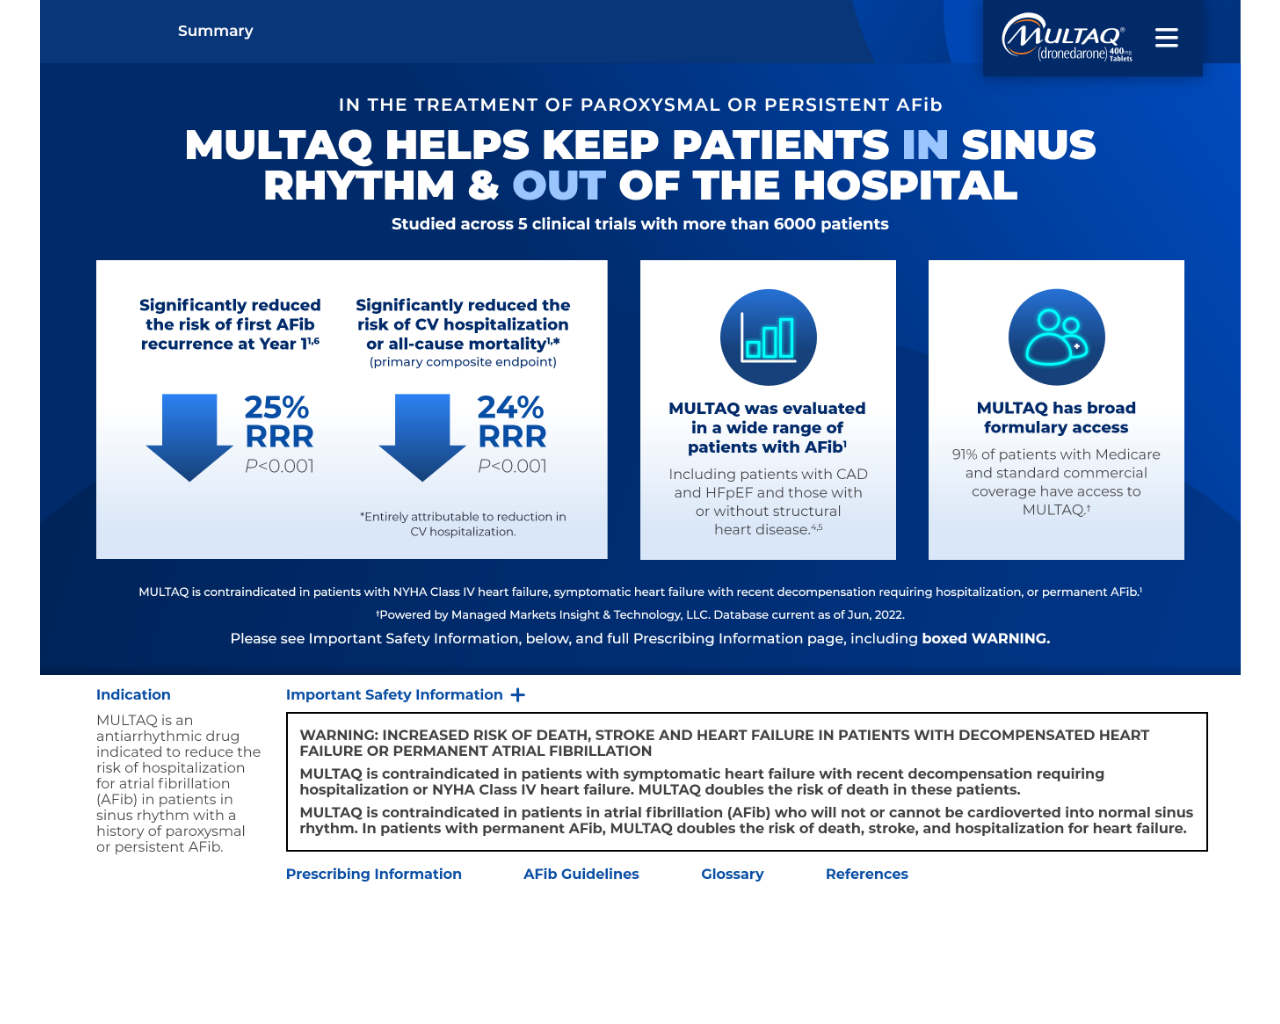
<file: mat-us-2204576_multaq_us_cv_iva_s90/index.html>
<!DOCTYPE html>
<html>

<head>
	<meta charset="utf-8">
	<meta name="format-detection" content="telephone=no">
	<meta name="viewport" content="user-scalable=no, initial-scale=1, maximum-scale=1, minimum-scale=1, width=device-width">
	<link rel="stylesheet" type="text/css" href="./shared/styles/fonts.css">
	<link rel="stylesheet" type="text/css" href="./shared/styles/global.css">
	<link rel="stylesheet" type="text/css" href="styles/slide.css">
	<title>SUMMARY</title>
	<meta property="eDetailer:ordnum" content="19">
	<meta property="eDetailer:chapter" content="SUMMARY 009"> </head>

<body data-shared="" data-prev="03-02" data-next="05-01" class="">
	<div id="wrapper">
		<!-- Header Menu-->
		<div class="menu">
			<div id="logo"></div>
		<div class="button_container" id="toggle" onclick="change()">
					<img id="open" src="./shared/images/open.png" onclick="trackMenu()"  />
					<img id="close" src="./shared/images/close.png" />
			</div>
			<!-- menu pop up -->
			<div class="overlay" id="overlay">
				<div class="overlay-menu">
					<div id="menu_modal">
					<div class="home_block"></div>
					<div class="introduction_block"></div>
					<div class="efficacy_recurrence_block"></div>
					<div class="efficacy_hospitalization_block"></div>
					<div class="efficacy_afib_cad_block"></div>
					<div class="dosing_block"></div>
					<div class="safety_block"></div>
					<div class="access_block"></div>
					<div class="summary_block"></div>
					
			</div> </div>
		</div>
			<!-- menu pop up end-->
		</div>
		
		<!-- Header end-->
		
		
		<div id="slide-09-00">
			<!-- Contents -->
			<div id="content">
							<img id="title" class="title" src="./images/title.png" />
				<div class="slide_09_image"></div>
		
			</div>
			<!-- End Contents -->
		</div>
		
		
	<!-- Footer section-->
		<div id="footer">
				<div id="footer_menu_popup">
								<div title="isi_popup" data-key="isi_popup" data-global="true" class="btn-popup indication_footer_block" onclick="trackIsi()"  ></div>
								<div title="isi_popup" data-key="isi_popup" data-global="true" class="btn-popup isi_footer_block" onclick="trackIsi()" ></div>
								<div class="pi_footer_block"></div>
								<div title="afib_popup" data-key="afib_popup" data-global="true" class="btn-popup afib_footer_block" onclick="trackAfibGuidelines()" ></div>
								<div title="glossary_popup" data-key="glossary_popup" data-global="true" class="btn-popup glossary_footer_block" onclick="trackGlossary()" ></div>
								<div title="reference_popup" data-key="reference_popup" data-global="true" class="btn-popup references_footer_block" onclick="trackReferences()" ></div>
								
								
								
								
								<!-- popups -->
							<div id="popups">
					<!-- global popups -->
							  <div id="isi_popup" class="popup" data-group="isi_popup">
								<a class="btn-close"></a>
								<div class="popup_isi_sec ">
								
								 <div id="scrolltouchisi" class="isi_scroll sc1">

<img src="./shared/images/popups/isi_popup_content.png" class="isi_popup_content" usemap="#linkmap"/>
<map id="linkmap" name="linkmap">
<area class="linkmapstyle_landscape isi_link1" shape="rect" coords="0,2451,82,2465"  href="./shared/pdf/mat-us-2204576_multaq_us-cv_pi.pdf"/>
<area class="linkmapstyle_landscape isi_link2" shape="rect" coords="0,2478,85,2491"  href="https://www.sanofi.com/en/our-responsibility/healthcare-for-all/fighting-against-falsified-medicine"/>

<area class="linkmapstyle_portrait isi_link1_p" shape="rect"  coords="0,2967,82,2983"  href="./shared/pdf/mat-us-2204576_multaq_us-cv_pi.pdf"/>
<area class="linkmapstyle_portrait isi_link2_p" shape="rect" coords="0,2995,85,3008"  href="https://www.sanofi.com/en/our-responsibility/healthcare-for-all/fighting-against-falsified-medicine"/>

</map>

								</div>
							  </div>
							  </div>
							  
							  <div id="afib_popup" class="popup" data-group="afib_popup">
								<a class="btn-close"></a>
								<div class="popup_afib_text"></div>
								<div class="popup_afib_sec">		
<div class="tab-wrapper-global">

  <div class="tab-global">
    <button class="tablinks-global" onclick="openTabGlobal(event, 'aha'); trackAfibGuidelinesAha();" id="defaultOpenGlobal">AHA/ACC/HRS</button>
    <button class="tablinks-global" onclick="openTabGlobal(event, 'esc'); trackAfibGuidelinesEsc();">ESC</button>
  </div>
  <div id="aha" class="tabcontent-global">
    <div class="tab-inside-global">

      <div class="tab1_afib_guidelines_sec ">
        <div id="scrolltouch_afib_guidelines1" class="tab1_scroll-global sc1">
          <img src="./shared/images/tabs/afib_guidelines_image_tab1.png" class="afib_guidelines_image_tab1" />
        </div>
      </div>
    </div>
  </div>
  <div id="esc" class="tabcontent-global">
    <div class="tab-inside-global">
  
      <div class="tab2_afib_guidelines_sec ">
        <div id="scrolltouch_afib_guidelines2" class="tab2_scroll-global sc1 ">
          <img src="./shared/images/tabs/afib_guidelines_image_tab2.png" class="afib_guidelines_image_tab2" />
        </div>
      </div>
    </div>
  </div>
 
  
</div>
					</div>
							  </div>
							  
							  <div id="glossary_popup" class="popup" data-group="glossary_popup">
								<a class="btn-close"></a>
								<div class="popup_glossary_sec">
							 <div id="scrolltouchglossary" class="glossary_scroll sc1 ">

<img src="./shared/images/popups/glossary_popup_content.png" class="glossary_popup_content"/>

								</div>
								</div>
							  </div>
							  
							  <div id="reference_popup" class="popup" data-group="reference_popup">
								<a class="btn-close-reference"></a>
								<div class="popup_reference_sec">
<img src="./shared/images/popups/reference_popup_content.png" class="reference_popup_content"/>
								</div>
							  </div>
							  
							  <!-- global popups end -->
							  
							</div>
							
							<!-- popups end -->
		</div>
				
	</div>
		<!-- Footer section end-->
	
	</div>

	<script type="text/javascript" src="./shared/scripts/zepto.min.js"></script>
	<script type="text/javascript" src="./shared/scripts/fastclick.min.js"></script>
	<script type="text/javascript" src="./shared/scripts/eDetailer.js"></script>
		<script type="text/javascript" src="./shared/scripts/iscroll-lite.js"></script>
	<script type="text/javascript" src="./shared/scripts/global.js"></script>
	<script type="text/javascript" src="./scripts/slide.js"></script>
	<script type="text/javascript" src="./shared/scripts/tracking.js"></script>
	<script type="text/javascript">
	
	  window.onorientationchange = function() { 
        var orientation = window.orientation; 
            switch(orientation) { 
                case 0:
                case 90:
                case -90: window.location.reload(); 
                break; } 
    };
	// <![CDATA[
	(function($) {
		$(function() {});
	})(Zepto);
	// ]]>
	</script>
</body>

</html>
</file>
<file: mat-us-2204576_multaq_us_cv_iva_s90/shared/styles/fonts.css>
@font-face {
    font-family: 'Montserrat-Bold';
    src: url('../fonts/Montserrat-Bold.ttf') format('opentype');
    font-weight: normal;
    font-style: normal; 
}
@font-face {
    font-family: 'Montserrat-Medium';
    src: url('../fonts/Montserrat-Medium.ttf') format('opentype');
    font-weight: normal;
    font-style: normal; 
}

@font-face {
    font-family: 'Montserrat-Regular';
    src: url('../fonts/Montserrat-Regular.ttf') format('opentype');
    font-weight: normal;
    font-style: normal; 
}

@font-face {
    font-family: 'Montserrat-SemiBold';
    src: url('../fonts/Montserrat-SemiBold.ttf') format('opentype');
    font-weight: normal;
    font-style: normal; 
}

@font-face {
    font-family: 'GothamRounded-Book';
    src: url('../fonts/GothamRounded-Book.otf') format('opentype');
    font-weight: normal;
    font-style: normal; 
}
@font-face {
    font-family: 'GothamRounded-BookItalic';
    src: url('../fonts/GothamRounded-BookItalic.otf') format('opentype');
    font-weight: normal;
    font-style: normal; 
}
@font-face {
    font-family: 'GothamRounded-MediumItalic';
    src: url('../fonts/GothamRounded-MediumItalic.otf') format('opentype');
    font-weight: normal;
    font-style: normal; 
}
@font-face {
    font-family: 'GothamRounded-Medium';
    src: url('../fonts/GothamRounded-Medium.otf') format('opentype');
    font-weight: normal;
    font-style: normal; 
}
@font-face {
    font-family: 'GothamRounded-Bold';
    src: url('../fonts/GothamRounded-Bold.otf') format('opentype');
    font-weight: normal;
    font-style: normal; 
}
@font-face {
    font-family: 'Calibri';
    src: url('../fonts/Calibri.ttf') format('truetype');
    font-weight: normal;
    font-style: normal; 
}
@font-face {
    font-family: 'Calibri-Bold';
    src: url('../fonts/Calibri-Bold.ttf') format('truetype');
    font-weight: normal;
    font-style: normal; 
}
@font-face {
    font-family: 'Calibri-Italic';
    src: url('../fonts/Calibri-Italic.ttf') format('truetype');
    font-weight: normal;
    font-style: normal; 
}
@font-face {
    font-family: 'AvenirNextCondensed-Regular';
    src: url('../fonts/AvenirNextLTPro-Cn.otf') format('opentype');
    font-weight: normal;
    font-style: normal; 
} 
@font-face {
    font-family: 'GothamMedium';
    src: url('../fonts/GothamMedium.ttf') format('truetype');
    font-weight: normal;
    font-style: normal; 
}
@font-face {
    font-family: 'FiraSans-Regular';
    src: url('../fonts/FiraSans-Regular.ttf') format('truetype');
    src: url('../fonts/FiraSans-Regular.otf') format('opentype');
    font-weight: normal;
    font-style: normal; 
}
@font-face {
    font-family: 'MyriadPro-Regular';
    src: url('../fonts/MyriadPro-Regular.ttf') format('truetype');
    src: url('../fonts/MyriadPro-Regular.otf') format('opentype');
    font-weight: normal;
    font-style: normal; 
}
@font-face {
    font-family: 'Gotham-Book';
    src: url('../fonts/GothamBook.ttf') format('truetype');
    font-weight: normal;
    font-style: normal; 
}
@font-face {
    font-family: 'Gotham-BookItalic';
    src: url('../fonts/Gotham-BookItalic.otf') format('opentype');
    font-weight: normal;
    font-style: normal; 
}
@font-face {
    font-family: 'Gotham-BoldItalic';
    src: url('../fonts/Gotham-BoldItalic.ttf') format('truetype');
    font-weight: normal;
    font-style: normal; 
}
@font-face {
    font-family: 'Gotham-Bold';
    src: url('../fonts/Gotham-Bold.otf') format('opentype');
    font-weight: normal;
    font-style: normal; 
}
@font-face {
    font-family: 'GothamRounded-Light';
    src: url('../fonts/GothamRounded-Light.ttf') format('truetype');
    font-weight: normal;
    font-style: normal; 
}
@font-face {
    font-family: 'FiraSans-Italic';
    src: url('../fonts/FiraSans-Italic.ttf') format('truetype');
    src: url('../fonts/FiraSans-Italic.otf') format('opentype');
    font-weight: normal;
    font-style: normal; 
}
@font-face {
    font-family: 'Arial';
    src: url('../fonts/arial.ttf') format('truetype');
    font-weight: normal;
    font-style: normal; 
}
@font-face {
    font-family: 'OpenSans-Regular';
    src: url('../fonts/OpenSans-Regular.ttf') format('truetype');
    font-weight: normal;
    font-style: normal; 
}
@font-face {
    font-family: 'OpenSans-Bold';
    src: url('../fonts/OpenSans-ExtraBold.ttf') format('truetype');
    font-weight: normal;
    font-style: normal; 
}
@font-face {
    font-family: 'FiraSans-Medium';
    src: url('../fonts/FiraSans-Medium.otf') format('opentype');
    src: url('../fonts/FiraSans-Medium.ttf') format('truetype');
    font-weight: normal;
    font-style: normal; 
}
@font-face {
    font-family: 'NanumSquareRoundOTFEB';
    src: url('../fonts/NanumSquareRoundOTFEB.otf') format('opentype');
    src: url('../fonts/NanumSquareRoundOTFEB.ttf') format('truetype');
    font-weight: normal;
    font-style: normal; 
}
@font-face {
    font-family: 'NanumSquareRoundOTFB';
    src: url('../fonts/NanumSquareRoundOTFB.otf') format('opentype');
    src: url('../fonts/NanumSquareRoundOTFB.ttf') format('truetype');
    font-weight: normal;
    font-style: normal; 
}
@font-face {
    font-family: 'NanumSquareRoundOTFL';
    src: url('../fonts/NanumSquareRoundOTFL.otf') format('opentype');
    src: url('../fonts/NanumSquareRoundOTFL.ttf') format('truetype');
    font-weight: normal;
    font-style: normal; 
}
@font-face {
    font-family: 'NanumSquareRoundOTFR';
    src: url('../fonts/NanumSquareRoundOTFR.otf') format('opentype');
    src: url('../fonts/NanumSquareRoundOTFR.ttf') format('truetype');
    font-weight: normal;
    font-style: normal; 
}
@font-face {
    font-family: 'Firasans-bold';
    src: url('../fonts/FiraSans-Bold.otf') format('opentype');
    src: url('../fonts/FiraSans-Bold.ttf') format('truetype');
    font-weight: normal;
    font-style: normal; 
}
@font-face {
    font-family: 'Firasans-heavy';
    src: url('../fonts/FiraSans-Heavy.otf') format('opentype');
    src: url('../fonts/FiraSans-Heavy.ttf') format('truetype');
    font-weight: normal;
    font-style: normal; 
}
@font-face {
    font-family: 'FiraSans-Light';
    src: url('../fonts/FiraSans-Light.otf') format('opentype');
    src: url('../fonts/FiraSans-Light.ttf') format('truetype');
    font-weight: normal;
    font-style: normal; 
}
</file>
<file: mat-us-2204576_multaq_us_cv_iva_s90/shared/styles/global.css>
/* *** IPAD SPECIFIC *** */


* {
    -webkit-touch-callout: none !important;
    /* prevent callout to copy image, etc when tap to hold */
    -webkit-text-size-adjust: none !important;
    /* prevent webkit from resizing text to fit */
    -webkit-tap-highlight-color: rgba(0, 0, 0, 0) !important;
    /* make transparent link selection, adjust last value opacity 0 to 1.0 */
    -webkit-user-select: none !important;
    /* prevent copy paste, to allow, change 'none' to 'text' */
}


/* CSS Document */

html,
body,
applet,
object,
iframe,
div,
h1,
h2,
h3,
h4,
h5,
h6,
p,
blockquote,
pre,
a,
abbr,
acronym,
address,
big,
cite,
code,
del,
dfn,
em,
font,
img,
ins,
kbd,
q,
s,
samp,
small,
strike,
strong,
tt,
var,
b,
u,
i,
center,
dl,
dt,
dd,
ol,
ul,
li,
fieldset,
form,
label,
legend,
table,
caption,
tbody,
tfoot,
thead,
tr,
th,
td {
    margin: 0;
    border: 0;
    padding: 0;
    outline: 0;
    color: #666;
    font-size: 100%;
    font-weight: normal;
    box-sizing: border-box;
    -moz-box-sizing: border-box;
    vertical-align: baseline;
    font-family: 'Arial';
}

body {
    width: 1366px;
    height: 1024px;
    line-height: 1;
    overflow: hidden;
    position: relative;
}

ul {
    list-style: none;
}

:focus {
    outline: 0;
}

table {
    border-spacing: 0;
    border-collapse: collapse;
}

a {
    color: inherit;
    cursor: pointer;
    text-decoration: none;
}

.clear {
    width: 1px;
    height: 1px;
    clear: both;
    display: block;
    font-size: 1px;
    line-height: 1px;
    visibility: hidden;
}

* {
    -webkit-font-smoothing: antialiased;
}


/* *** GLOBAL *** */

span {
    display: block;
    line-height: 1.2em;
}

strong {
    color: inherit;
    font-family: 'GothamRounded-Bold', sans-serif;
}

em {
    color: inherit;
    font-style: normal;
    font-family: 'Calibri-Italic', sans-serif;
}

sub,
sup {
    font-size: 60%;
    line-height: 0;
    position: relative;
    vertical-align: baseline;
}

sup {
    top: -0.5em;
}

sub {
    bottom: -0.25em;
}

@keyframes fadeIn {
    0% {
        opacity: 0;
    }
    100% {
        opacity: 1;
    }
}

@-webkit-keyframes fadeIn {
    0% {
        opacity: 0;
    }
    100% {
        opacity: 1;
    }
}

#wrapper {
	background: url(../images/global_bg.png) no-repeat 0 0;
	background-size: contain;
    width: 1366px;
    height: 1024px;
    margin: 0 auto;
    overflow: hidden;
    position: relative;
    background-color: #fff;
    transition: opacity .15s linear;
    -webkit-transition: opacity .15s linear;
}

#wrapper.active {
    opacity: 1;
}

#logo {
      top: -30px;
    right: 20px;
    width: 296px;
    height: 147px;
    position: absolute;
    background: transparent url(../images/logo.png) no-repeat 0 0;
    background-size: contain;
	z-index:3;
}





/*Navigation*/




@keyframes fadeInRight {
  0% {
    opacity: 0;
    left: 20%;
  }
  100% {
    opacity: 1;
    left: 0;
  }
}
/*Navigation end*/


/* Modal menu page */
.home_block{
	cursor: pointer;
    top: 141px;
    left: 227px;
    width: 270px;
    height: 204px;
    position: absolute;
    z-index: 5;

}
.introduction_block{
    cursor: pointer;
    top: 141px;
    left: 547px;
    width: 270px;
    height: 204px;
    position: absolute;
    z-index: 5;
  
}
.efficacy_recurrence_block{
	cursor: pointer;
    top: 141px;
    left: 868px;
    width: 270px;
    height: 204px;
    position: absolute;
    z-index: 5;

}

.efficacy_hospitalization_block{
	cursor: pointer;
    top: 431px;
    left: 227px;
    width: 270px;
    height: 204px;
    position: absolute;
    z-index: 5;

}
.efficacy_afib_cad_block{
    cursor: pointer;
    top: 431px;
    left: 547px;
    width: 270px;
    height: 204px;
    position: absolute;
    z-index: 5;
 
}
.dosing_block{
	cursor: pointer;
    top: 431px;
    left: 868px;
    width: 270px;
    height: 204px;
    position: absolute;
    z-index: 5;

}

.safety_block{
	cursor: pointer;
     top: 711px;
    left: 227px;
    width: 270px;
    height: 204px;
    position: absolute;
    z-index: 5;

}
.access_block{
    cursor: pointer;
     top: 711px;
    left: 547px;
    width: 270px;
    height: 204px;
    position: absolute;
    z-index: 5;

}
.summary_block{
	cursor: pointer;
    top: 711px;
    left: 868px;
    width: 270px;
    height: 204px;
    position: absolute;
    z-index: 5;

}



/* Modal menu page end */

.indication_footer_block{
    cursor: pointer;
    bottom: 52px;
    left: 64px;
    width: 186px;
    height: 189px;
    position: absolute;



}

.isi_footer_block{
      cursor: pointer;
    bottom: 74px;
    left: 280px;
    width: 1049px;
    height: 169px;
    position: absolute;


}

.pi_footer_block{
 cursor: pointer;
    bottom: 0px;
    left: 280px;
    width: 199px;
    height: 54px;
    position: absolute;
	z-index:5;
}

.afib_footer_block{
cursor: pointer;
    bottom: 0px;
    left: 550px;
    width: 132px;
    height: 54px;
    position: absolute;
	z-index:5;
}

.glossary_footer_block{
cursor: pointer;
    bottom: 0px;
    left: 752px;
    width: 72px;
    height: 54px;
    position: absolute;
	z-index:5;
}


.references_footer_block{
    cursor: pointer;
    bottom: 0px;
    left: 895px;
    width: 93px;
    height: 54px;
    position: absolute;
	z-index:5;

}


/* Footer menu page */



/* Footer menu page end */

.menu-wrap {
    background: url(../images/bar.png) no-repeat 0 0;
    background-size: contain;
    top: 109.44px;
    right: 0;
    width: 1324.8px;
    height: 78.72px;
    position: absolute;
	z-index:5;
    /* box-shadow: 0 4px 4px rgba(0,79, 90, .4); */
}

#menu {
	top:-80px;
    position: absolute;
    width: 100%;
    z-index: 500;
}

.menu_share img {
    width: 22px;
}

.menu_arrow img {
    width: 13px;
    height: 19px;
}
ul#menu li:first-child {
    width: 60px;
}
#menu li {
    width: 210px;
    float: left;
    /* margin-left: 134px; */
    position: relative;
}

#menu li.icon_section a {
    width: 45px;
    float: left;
    text-align: right;
    padding-top: 19px;
}

#menu li.icon_section a:last-child {
    text-align: center
}



#menu li.active {
  
    background-size: 100%;
  
}

#menu li.active a span {
    color: #2f5597;
    font-family: 'Arial';
	font-weight:bold;
}
ul#menu li:first-child a, ul#menu li:first-child a span {
    width: 60px;
    opacity: 1 !important;
    margin-top: 5px;
}
#menu li a {
    width: 175px;
    height: 57px;
    display: table;
    margin-right: 5px;
}
ul#menu li:nth-child(2) a {
   
    color: #2f5597;
}

ul#menu li:nth-child(3) a span {
    color: #548235;
}

ul#menu li:nth-child(4) a span {
    color: #AA7F3C;
}

ul#menu li:nth-child(5) a span {
    color: #2E75B6;
}
ul#menu li:nth-child(6), ul#menu li:nth-child(6) a {
    width: 245px;
}
ul#menu li:nth-child(6) a span {
    color: #AA4A1F;
}
ul#menu li:nth-child(7) {
    width: 160px;
}
ul#menu li:nth-child(7) a span {
    color: #3B3838;
}
li.active.sixth-tab a {
    width: 140px !important;
}



#menu li a span {
    opacity: 0.6;
    padding: 5px;
    display: table-cell;
    vertical-align: middle;
    font-size: 16px;
    font-family: 'Arial';
    font-weight: bold;
}

li.active.fifth-tab {
    width: 245px !important;
}
li.first-tab a {
    border-top: 1px solid #2F5597;
}	
li.second-tab a {
    border-top: 1px solid #657D19;
}
li.third-tab a {
    border-top: 1px solid #AA7F3C;
}
li.fourth-tab a {
    border-top: 1px solid #2E75B6;
}
		
li.fifth-tab a {
    border-top: 1px solid #AA4A1F;
}

li.sixth-tab a {
    border-top: 1px solid #000000;
}


#content {
    top: 0;
    left: 0;
    width: 1366px;
    height: 1024px;
    position: absolute;
    background: url('') no-repeat 0 0;
    background-size: 1366px 1024px;
}



#menu_modal {
    top: 0;
    left: 0;
    width: 1366px;
    height: 1024px;
    position: absolute;
    background: url('../images/menu_modal.png') no-repeat 0 0;
    background-size: 1366px 1024px;
	z-index:2;
}


.button_container {
 position: absolute;
    top: 1px;
    right: 44px;
    height: 87px;
    width: 246px;
    cursor: pointer;
    z-index: 100;

}


.overlay{
	display:none;
}

#open{
	position:absolute;
	top:31px;
	right:27px;
	display:block;
	width:26.34px;
	height:21.53px;
	
}

#close{
	position:absolute;
	top:31px;
	right:27px;
	width:21.08px;
	height:21.08px;
	display:none;
}


#content .header {
    width: 100%;
    /*height: 70px;*/
    height: 56px;
    display: table;
    margin-top: 80px;
}

#sub-nav+.header {
    margin-top: 110px;
}

#content .header span {
    color: #004e59;
    padding: 0 40px;
    display: table-cell;
    vertical-align: middle;
    letter-spacing: -.03em;
    font-family: 'GothamRounded-Medium', sans-serif;
}

#content .sub-header {
    padding: 0 40px;
    margin-top: 15px;
}

#content .sub-header span {
    color: #004e59;
}

.btn-inhaler {
    top: 531px;
    left: 848px;
    width: 66px;
    height: 66px;
    border-radius: 50%;
    position: absolute;
    background-color: rgba(255, 0, 0, 0.5);
}

#bottom {
    width: 100%;
    position: absolute;
    bottom: 1px;
    left: 0;
    height: 44px;
}

#bottom .bottom-menu {
    bottom: 0;
    left: 16px;
    position: absolute;
}

#bottom .bottom-menu li {
    float: left;
    margin-right: 15px;
}

#bottom .bottom-menu li a {
    height: 53px;
    display: flex;
    position: relative;
    align-items: center;
    padding: 13px 0 0 42px;
}

#bottom .bottom-menu li:not(.linker) a:before {
    content: '';
    left: 0;
    top: 12px;
    width: 33px;
    height: 40px;
    display: block;
    position: absolute;
    background: transparent url(../images/bottom-icons11.png) no-repeat 0 8px;
    background-size: 496px 25px;
}

#bottom .bottom-menu li:nth-child(1) a:before {
    background-position-x: 3px;
}

#bottom .bottom-menu li:nth-child(2) a:before {
    background-position-x: -99px;
}

#bottom .bottom-menu li:nth-child(3) a:before {
    background-position-x: -236px;
}

#bottom .bottom-menu li:nth-child(4) a:before {
    background-position-x: -366px;
}

#bottom .bottom-menu li:nth-child(6) a:before {
    background-position-x: -467px;
}

#bottom .bottom-menu li a.disabled {
    opacity: .5;
    cursor: default;
}

#bottom .bottom-menu li a span {
    color: #004f5a;
}

#bottom .bottom-menu li.linker {
    width: 1px;
    height: 23px;
    margin: 21px 22px 0 10px;
    background-color: #787a7a;
}

#home_button{
	
   
    width: 117.12px;
    height: 30.72px;
    position: absolute;
    background: transparent url('../images/home_button.png') no-repeat 0 0;
    background-size: contain;
}

#logo span {
    top: 58px;
    right: 28px;
    color: #231f20;
    min-width: 90px;
    white-space: pre;
    text-align: center;
    position: absolute;
    letter-spacing: 0.085em;
    text-transform: uppercase;
    font-family: 'AvenirNextCondensed-Regular', Arial Narrow, sans-serif;
}

.arrow-nav a {
    top: 359px;
    width: 40px;
    z-index: 10;
    height: 50px;
    position: absolute;
    background: url('../images/arrow-nav.png') no-repeat 0;
    background-size: 49px 30px;
}

.arrow-nav a.left {
    left: 20px;
    background-position-x: 16px;
}

.arrow-nav a.right {
    right: 18px;
    background-position-x: -25px;
}

#sub-nav {
    top: 58px;
    width: 100%;
    padding: 3px 0;
    position: absolute;
    text-align: center;
    background: #e4e4e4;
}

#sub-nav ul {
    font-size: 0;
    display: flex;
    justify-content: center;
}

#sub-nav li {
    min-width: 140px;
    max-width: 200px;
    position: relative;
    background: #76b82a;
    border-radius: 25px;
}

#sub-nav li:not(:last-child) {
    margin-right: 10px;
}

#sub-nav li:not(:last-child):after {
    content: '';
    top: 4px;
    width: 1px;
    right: -5px;
    height: 20px;
    display: block;
    position: absolute;
    background: #004048;
}

#sub-nav li a {
    height: 100%;
    display: flex;
    padding: 2px 10px;
    min-height: 27px;
    align-items: center;
    justify-content: center;
}

#sub-nav li a span {
    color: #fff;
}

#sub-nav li.active {
    background: #B7D98E;
}

#sub-nav li.active span {
    color: #004e5a;
    font-family: 'GothamRounded-Bold', sans-serif;
}

.box-basic {
    position: absolute;
    border-radius: 10px;
    background: rgb(118, 189, 34);
    background: linear-gradient(to right, rgba(118, 189, 34, 1) 0%, rgba(255, 255, 255, 1) 40%, rgba(255, 255, 255, 1) 60%, rgba(103, 207, 227, 1) 100%);
    background: -moz-linear-gradient(left, rgba(118, 189, 34, 1) 0%, rgba(255, 255, 255, 1) 40%, rgba(255, 255, 255, 1) 60%, rgba(103, 207, 227, 1) 100%);
    background: -webkit-linear-gradient(left, rgba(118, 189, 34, 1) 0%, rgba(255, 255, 255, 1) 40%, rgba(255, 255, 255, 1) 60%, rgba(103, 207, 227, 1) 100%);
    filter: progid: DXImageTransform.Microsoft.gradient( startColorstr='#76bd22', endColorstr='#67cfe3', GradientType=1);
}

.box-basic.with-arrow::before {
    content: '';
    left: 50%;
    position: absolute;
    background-repeat: no-repeat;
    background-image: url('../images/box-basic-arrows.png');
    background-size: 100% auto;
}

.box-basic.with-arrow.big::before {
    background: url('../images/arrow-tall.png') no-repeat 0 0;
    background-size: 100% auto;
}

.box-basic.with-arrow.up::before {
    bottom: 100%;
    background-position-y: bottom;
}

.box-basic.with-arrow.down::before {
    top: 100%;
    background-position-y: top;
}

.box-basic .content {
    text-align: center;
    border-radius: 8px;
    background-color: #fff;
}

.box-basic .content .table {
    width: 100%;
    display: table;
}

.box-basic .content .cell {
    display: table-cell;
    vertical-align: middle;
}

#popups {
    top: 0;
    left: 0;
    opacity: 0;
    width: 100%;
    height: 1024px;
    z-index: 600;
    position: absolute;
    visibility: hidden;
}

#popups.active {
    opacity: 1;
    visibility: visible;
}


/* Global Popups */

.popup {
    opacity: 0;
    top: 0px;
    left: 0px;
    width: 1366px;
    height: 1024px;
    background: #fff;
    visibility: hidden;
    position: absolute;
    padding: 0;
  -webkit-transition: visibility .2s linear, opacity .2s linear, transform .2s linear;
    transition: visibility .2s linear, opacity .2s linear, transform .2s linear;

}

.popup.active {
    opacity: 1;
    z-index: 100;
    visibility: visible;
    -webkit-transform: scale(1);
    transform: scale(1);
	   background: url(../images/popup_bg.png) no-repeat 0 0;
    background-size: contain;
   width: 1366px;
    height: 1024px;
}

.popup .btn-close {
   top: 135px;
    right: 79px;
    width: 35px;
    height: 35px;
    position: absolute;

}

.popup .btn-close-reference {
   top: 117px;
    right: 79px;
    width: 35px;
    height: 35px;
    position: absolute;
	z-index:1;
}

.popup .popup_isi_sec{
	    position: absolute;
    top: 188px;
    left: 125px;
}

.popup .popup_afib_sec{
	    position: absolute;
    top: 298px;
    left: 122px;
}

.popup .popup_afib_text{
	position: absolute;
    top: 178px;
    left: 122px;
	width: 914px;
	height: 79px;
	background: url(../images/popups/popup_afib_text.png) no-repeat 0 0;
	background-size: contain;
}

.popup .popup_glossary_sec{
	    position: absolute;
      top: 188px;
    left: 125px;
}
.popup .popup_reference_sec{
	    position: absolute;
     top: 0px;
    left: 0px;
}


.isi_scroll {
height: 666px;
    overflow-y: auto;
    width: 1113px;
}

.sc1::-webkit-scrollbar {
  width: 8px;
  height: 8px;
}
.sc1::-webkit-scrollbar-track {
  background-color: #EFEFEF;
  border-radius: 10px;
}
.sc1::-webkit-scrollbar-thumb {

  border-radius: 10px;
}

div.iScrollIndicator{
	
	   border-radius: 10px !important;
}

div.iScrollVerticalScrollbar.iScrollLoneScrollbar{

	    z-index: unset !important;
    width: 9px !important;
    bottom: 0px !important;
    top: 0px !important;
    right: -1px !important;
    overflow: hidden !important;
  background-color: #EFEFEF !important;
   border-radius: 10px !important;
}

 .isi_popup_content{

    width: 1081px;
    height: 2494px;
  
} 

.glossary_scroll {
height: 666px;
    overflow-y: auto;
    width: 1113px;
}
 .glossary_popup_content{

    width: 1081px;
    height: 1145px;
   
} 

.reference_popup_content{

    width: 1366px;
    height: 1024px;
   
} 
/* Global Popups end */



/* GLobal internal popups  */
.popup .popup_c1_sec{
	    position: absolute;
    top: 178px;
    left: 131px;
}

.c1_scroll {
height: 667.13px;
    overflow-y: auto;
    width: 1104px;
}

 .c1_popup_content{

    width: 1068.57px;
    height: 2995px;
  
} 


.popup .popup_c2_sec{
	    position: absolute;
    top: 178px;
    left: 131px;
}


 .c2_popup_content{

    width: 1125px;
    height: 305px;
  
} 


.popup .popup_c3_sec{
	    position: absolute;
    top: 178px;
    left: 131px;
}

.c3_scroll {
height: 667.38px;
    overflow-y: auto;
    width: 1104px;
}

 .c3_popup_content{

    width: 1068px;
    height: 2086px;
  
} 

.popup .popup_c4_sec{
	    position: absolute;
    top: 178px;
    left: 131px;
}


 .c4_popup_content{

    width: 1126px;
    height: 215px;
  
} 





/* GLobal internal popups end */



/* Global Tab end */


/* Style the tab */
.tab-wrapper-global {
    width: 1140px;
	
}
.tab-global {
    overflow: hidden;
    border-bottom: 3px solid #002a69;
}

/* Style the buttons inside the tab */
.tab-global button {
  background-color: inherit;
  float: left;
  border: none;
  outline: none;
  cursor: pointer;
  padding: 23px;
  transition: 0.3s;
  font-size: 18px;
	background: #D1DEEF;
margin-right: 12px;
    margin-bottom: -4px;
    margin-left: -2px;
	text-align:left;
    font-family: Montserrat-medium !important;
	border-top: 2px solid #ffffff;
	transition: auto;
}

/* Change background color of buttons on hover */
.tab-global button:hover {
 
}

/* Create an active/current tablink class */
.tab-global button.active {
    background-color: #002A69;
    color: #fff;
    border-top: 2px solid #00FFFD;
  font-family: Montserrat-bold !important;
	text-align:left;
}

/* Style the tab content */
.tabcontent-global {
  display: none;
  padding: 6px 12px;
  border-top: none;
  height:480px;
  background: #ffffff;
  box-shadow: 0px 0px 20px #00000029;
  
}


/* Tab1 style */

 .tab1_afib_guidelines_sec{
	    position: absolute;
    top: 106px;
    left: 35px;
}

.tab1_scroll-global {
width: 1073px;
height: 410px;
overflow-y: auto;

}

 .afib_guidelines_image_tab1{

    width: 1037px;
    height: 926px;
  
} 

/* Tab1 style */

 .tab2_afib_guidelines_sec{
	    position: absolute;
    top: 106px;
    left: 35px;
}

.tab2_scroll-global {
width: 1073px;
height: 410px;
overflow-y: auto;

}

 .afib_guidelines_image_tab2{

    width: 1049px;
    height: 596px;
  
} 

/* Global Tab end */
















#references.popup,
#footnotes.popup:not(.extended) {
    left: 60px;
    width: 910px;
    padding: 30px 150px 15px 25px;
}

#footnotes.popup.extended {
    left: 18px;
    width: 989px;
    padding: 42px 48px 27px 25px;
}

.popup h1 {
    color: #004e59;
    margin-bottom: 9px;
    /* 8px */
    font-family: 'Arial', sans-serif;
}

#references.popup h1,
#footnotes.popup h1 {
    color: #00567d;
}

.popup h2 {
    color: #004e59;
    margin: 1px 0 12px 0;
    font-family: 'Arial', sans-serif;
}

#footnotes.popup.extended h1 {
    margin: 0 0 0 25px;
}

#references ul {
    font-size: 0;
    counter-reset: decimal-counter;
    margin-top: 20px;
}

#references ul li {
    position: relative;
    padding-left: 19px;
    margin-bottom: 3px;
    counter-increment: decimal-counter;
}

#references ul li span:before {
    content: counter(decimal-counter)'.';
    top: 0;
    left: 0;
    position: absolute;
    font-size: inherit;
    font-family: 'FiraSans-Regular';
}

#references ul li span {
    line-height: 1.277em;
}

#references ul li span em {
    font-family: "FiraSans-Italic";
}

#footnotes p,
#references ul li span {
    color: #004e59;
    font-family: "FiraSans-Regular";
    font-size: 12.5px;
}

#references.popup h1 span,
#footnotes.popup h1 span {
    font-size: 25px;
}

#footnotes p {
    padding-left: 2px;
    position: relative;
    margin-bottom: 11px;
    margin-top: 19px;
    letter-spacing: -0.5px;
}

#footnotes.popup.extended p {
    margin-bottom: 9px;
}

#footnotes p span {
    line-height: 1.275em;
}

#footnotes.popup.extended p span {
    line-height: 1em;
}

#footnotes p span:first-child {
    top: 0;
    right: 100%;
    /*min-width: 9px;*/
    font-size: 18px;
    text-align: center;
    margin-right: -9px;
    position: absolute;
}

#footnotes ul {
    margin-left: 15px;
}

#footnotes ul li {
    position: relative;
    padding: 0 0 10px 9px;
}

#footnotes ul li:last-child {
    padding-bottom: 0;
}

#footnotes ul li span {
    line-height: 1.275em;
}

#footnotes ul li::before {
    content: '';
    top: 9px;
    left: 0;
    color: #666;
    font-size: 1.3em;
    position: absolute;
    line-height: 1.275em;
    width: 6px;
    height: 6px;
    border-radius: 3px;
    background: #666;
}

#references ul li.two-digits span:before {
    left: -9px;
}

#footnotes.extended .scroller {
    width: 918px;
    height: 480px;
    overflow: hidden;
    position: absolute;
    padding-left: 18px;
}

#footnotes.extended .scroller>div {
    z-index: 1;
    height: auto;
    position: absolute;
    transform: translateZ(0);
    -ms-transform: translateZ(0);
    -moz-transform: translateZ(0);
    -webkit-transform: translateZ(0);
    user-select: none;
    -ms-user-select: none;
    -moz-user-select: none;
    -webkit-user-select: none;
    -webkit-touch-callout: none;
    text-size-adjust: none;
    -ms-text-size-adjust: none;
    -moz-text-size-adjust: none;
    -webkit-text-size-adjust: none;
    -webkit-tap-highlight-color: rgba(0, 0, 0, 0);
}

.eDetailer-screenshots #wrapper {
    -webkit-transition-delay: 0s !important;
    transition-delay: 0s !important;
    -webkit-transition-duration: 0s !important;
    transition-duration: 0s !important;
}

.eDetailer-screenshots #popups,
.eDetailer-screenshots .popup {
    -webkit-transition-delay: 0s, 0s !important;
    transition-delay: 0s, 0s !important;
    -webkit-transition-duration: 0s, 0s !important;
    transition-duration: 0s, 0s !important;
}


/* Brands logo */

.brands_button {
    background: url(../images/brands/brands_button.png) no-repeat;
    /* background-size: 100%; */
    position: absolute;
    right: 230px;
    bottom: 0;
    width: 72px;
    height: 62px;
    z-index: 999999999;
    background-position: center bottom;
}

.brands_content {
    position: absolute;
    bottom: 0;
    right: 16px;
    min-height: 150px;
    background: #fff;
    border-top-left-radius: 25px;
    border-top-right-radius: 25px;
    box-shadow: 0px -1px 4px #d0d0d0;
    z-index: 999999999;
    display: none;
    animation: brandsButton .4s forwards;
    animation-fill-mode: both;
    transform-origin: right bottom;
}

.brands_list {
    display: flex;
    justify-content: flex-end;
    width: 100%;
    padding: 0 25px;
    box-sizing: border-box;
    margin-top: 74px;
    max-width: 970px;
    flex-wrap: wrap;
}

.brands_list img {
    margin: 0 12px 10px;
}

.brands_bi {
    background: url(../images/brands/logo_bi.png) no-repeat;
    background-size: 100%;
    position: absolute;
    left: 17px;
    top: 14px;
    width: 114px;
    height: 34px;
}

.brands_close {
    background: url(../images/brands/close.png) no-repeat;
    position: absolute;
    right: 10px;
    top: 10px;
    width: 35px;
    height: 35px;
}

@keyframes brandsButton {
    from {
        transform: translateY(100%);
    }
    to {
        transform: translateY(0);
    }
}

.bottom-menu li:nth-child(6) {
    pointer-events: none !important;
}


/* #menu li:nth-child(1) a span {
    border-left: 2px solid#004e59;
border-right: 2px solid#004e59;
}

#menu li:nth-child(2) a span {
    border-right: 2px solid#004e59;
 
}

#menu li:nth-child(3) a span {
    
    border-right: 2px solid#004e59;
} */

.arrow-nav a.left {
    left: 20px;
    background-position-x: 16px;
}

.arrow-nav a {
    top: 359px;
    width: 40px;
    z-index: 10;
    height: 50px;
    position: absolute;
    background: url(../images/arrow-nav.png) no-repeat 0;
    background-size: 49px 30px;
}

.arrow-nav a.right {
    right: 18px;
    background-position-x: -25px;
}

#wrapper {
    -ms-transform-origin: top left;
    -webkit-transform-origin: top left;
    transform-origin: top left;
}


.linkmapstyle_landscape{
	display:block;
	
}

.linkmapstyle_portrait{
	display:none;
	
}


/* Portait Global CSS */


@media (orientation: portrait) {
	
	
	.linkmapstyle_landscape{
	display:none !important;
}
	
	.linkmapstyle_portrait{
		
		display:block !important;
	}
	
	
	body {
    height: 1366px;
    width: 1024px;
    line-height: 1;
    overflow: hidden;
    position: relative;
}
	
 #wrapper {
	 -webkit-transform: scale(1) !important;
  	background: url(../images/portrait/summary_portrait_bg.png) no-repeat 0 0;
	background-size: contain;
    height: 1366px;
    width: 1024px;
    margin: 0 auto;
    overflow: hidden;
    position: relative;
    background-color: #fff;
    transition: opacity .15s linear;
    -webkit-transition: opacity .15s linear;
}

#menu_modal {
    top: 0;
    left: 0;
    height: 1366px;
    width: 1024px;
    position: absolute;
    background: url('../images/portrait/menu_modal_portrait.png') no-repeat 0 0;
    background-size: contain;
}



#slide-01-00 #content .slide_01_image {
  top: 0 !important;
    left: 0 !important;
    height: 1366px !important;
    width: 1024px !important;
    position: absolute !important;
    background: url('../images/portrait/slide_09_image_portrait.png') no-repeat 0 0 !important;
    background-size: contain !important;

   
}

#slide-02-00 #content .slide_text_02 {
 display:none;
}


#slide-02-00 #content .slide_card_1 {
 display:none;
    
}#slide-02-00 #content .slide_card_2 {
   display:none;
    
}#slide-02-00 #content .slide_card_3 {
   display:none;
}#slide-02-00 #content .slide_footnote_text-1 {
 display:none;
}

#slide-02-00 #content .slide_02_image {
  top: 0 !important;
    left: 0 !important;
    height: 1366px !important;
    width: 1024px !important;
    position: absolute !important;
    background: url('../images/portrait/slide_09_image_portrait.png') no-repeat 0 0 !important;
    background-size: contain !important;

   
}

#slide-03-00 #content .slide_03_image {
  top: 0 !important;
    left: 0 !important;
    height: 1366px !important;
    width: 1024px !important;
    position: absolute !important;
    background: url('../images/portrait/slide_09_image_portrait.png') no-repeat 0 0 !important;
    background-size: contain !important;

   
}


#slide-04-00 #content .slide_04_image {
  top: 0 !important;
    left: 0 !important;
    height: 1366px !important;
    width: 1024px !important;
    position: absolute !important;
    background: url('../images/portrait/slide_09_image_portrait.png') no-repeat 0 0 !important;
    background-size: contain !important;

   
}


#slide-05-00 #content .slide_05_image {
  top: 0 !important;
    left: 0 !important;
    height: 1366px !important;
    width: 1024px !important;
    position: absolute !important;
    background: url('../images/portrait/slide_09_image_portrait.png') no-repeat 0 0 !important;
    background-size: contain !important;

   
}

#slide-06-00 #content .slide_06_image {
  top: 0 !important;
    left: 0 !important;
    height: 1366px !important;
    width: 1024px !important;
    position: absolute !important;
    background: url('../images/portrait/slide_09_image_portrait.png') no-repeat 0 0 !important;
    background-size: contain !important;

   
}

#slide-07-00 #content .slide_07_image {
  top: 0 !important;
    left: 0 !important;
    height: 1366px !important;
    width: 1024px !important;
    position: absolute !important;
    background: url('../images/portrait/slide_09_image_portrait.png') no-repeat 0 0 !important;
    background-size: contain !important;

   
}


#slide-07-00 #content .tab-safety-main {
	display:none;
}


#slide-08-00 #content .slide_08_image {
  top: 0 !important;
    left: 0 !important;
    height: 1366px !important;
    width: 1024px !important;
    position: absolute !important;
    background: url('../images/portrait/slide_09_image_portrait.png') no-repeat 0 0 !important;
    background-size: contain !important;

   
}


#slide-09-00 #content .slide_09_image {
  top: 0 !important;
    left: 0 !important;
    height: 1366px !important;
    width: 1024px !important;
    position: absolute !important;
    background: url('../images/portrait/slide_09_image_portrait.png') no-repeat 0 0 !important;
    background-size: contain !important;

   
}



/* Footer links */
.indication_footer_block{

    bottom: 90px;
 
}

.isi_footer_block {
    bottom: 75px;
    width: 723px;
    height: 200px;

}


.references_footer_block {
  
    left: 819px;
 
}

.glossary_footer_block {

    left: 703px;

}

.afib_footer_block {

    left: 526px;

}

/* Footer links end */



/* Footer popups */


.popup.active {

    background: url(../images/portrait/popup_bg_portrait.png) 0px 0px / contain no-repeat;
   height: 1366px;
    width: 1024px;
}

.reference_popup_content{
	content:url('../images/portrait/reference_popup_content_portrait.png');
    width: 815px;
    height: 833.24px;
   
} 

.popup .btn-close-reference {
    top: 128px;
    right: 72px;

}

.popup .popup_reference_sec {
    top: 178px;
    left: 123px;
}

.glossary_popup_content {
	content:url('../images/portrait/glossary_popup_content_portrait.png');
    width: 760px;
    height: 1245px;
}

.glossary_scroll {
	width:775px;
    height: 1000px;
    overflow-y: auto;
    /* width: 1113px; */
}

.isi_popup_content {
	content:url('../images/portrait/isi_popup_content_portrait.png');
    width: 739px;
    height: 3011px;
}

.isi_scroll {
	width:775px;
    height: 1024px;
    overflow-y: auto;
    /* width: 1113px; */
}

.tab-wrapper-global {
    width: 795px;
}

.tabcontent-global {

    height: 822px;

}

.afib_guidelines_image_tab1 {
		content:url('../images/portrait/afib_guidelines_image_tab1_portrait.png');
    width: 694px;
    height: 1022px;
}

.tab1_scroll-global {
    width: 732px;
    height: 752px;

}

.afib_guidelines_image_tab2 {
		content:url('../images/portrait/afib_guidelines_image_tab2_portrait.png');
    width: 749.5px;
    height: 584px;
}

.tab2_scroll-global {
   width: 749.5px;
      height: 592px;

}


.tab2_scroll-global div.iScrollVerticalScrollbar.iScrollLoneScrollbar{
display:none;
}

.tab2_afib_guidelines_sec {

    left: 27px;
}

.popup .popup_afib_text {

    top: 181px;
    left: 122px;
    width: 795px;
    height: 79px;
    background: url(../images/portrait/popup_afib_text_portrait.png) no-repeat 0 0;
	background-size:contain;

}


.popup .popup_afib_sec {
    position: absolute;
    top: 295px;
    left: 122px;
}


.title {
		content:url('../images/portrait/title.png') !important;

}





/* Footer popups end */



/* Modal menu page */
.home_block{

	top: 291px;
    left: 57px;

}
.introduction_block{

    top: 291px;
    left: 377px;
	
  
}
.efficacy_recurrence_block{

    top: 291px;
    left: 698px;


}

.efficacy_hospitalization_block{

    top: 581px;
  left: 57px;


}
.efficacy_afib_cad_block{

    top: 581px;
 left: 377px;


}
.dosing_block{

    top: 581px;
      left: 698px;

}

.safety_block{

     top: 861px;
   left: 57px;


}
.access_block{

     top: 861px;
   left: 377px;



}
.summary_block{

    top: 861px;
     left: 698px;


}



/* Modal menu page end */

}
/* Portait global css end */
</file>
<file: mat-us-2204576_multaq_us_cv_iva_s90/styles/slide.css>
#slide-09-00 #content .slide_09_image {
   top: 0;
    left: 0;
    width: 1366px;
    height: 1024px;
    position: absolute;
    background: url('../images/slide_09_image.png') no-repeat 0 0;
    background-size: contain;
}

.title{	
 top: 25px;
 left: 157px;
position:absolute;
width:522px;
height:20px;

}
</file>
